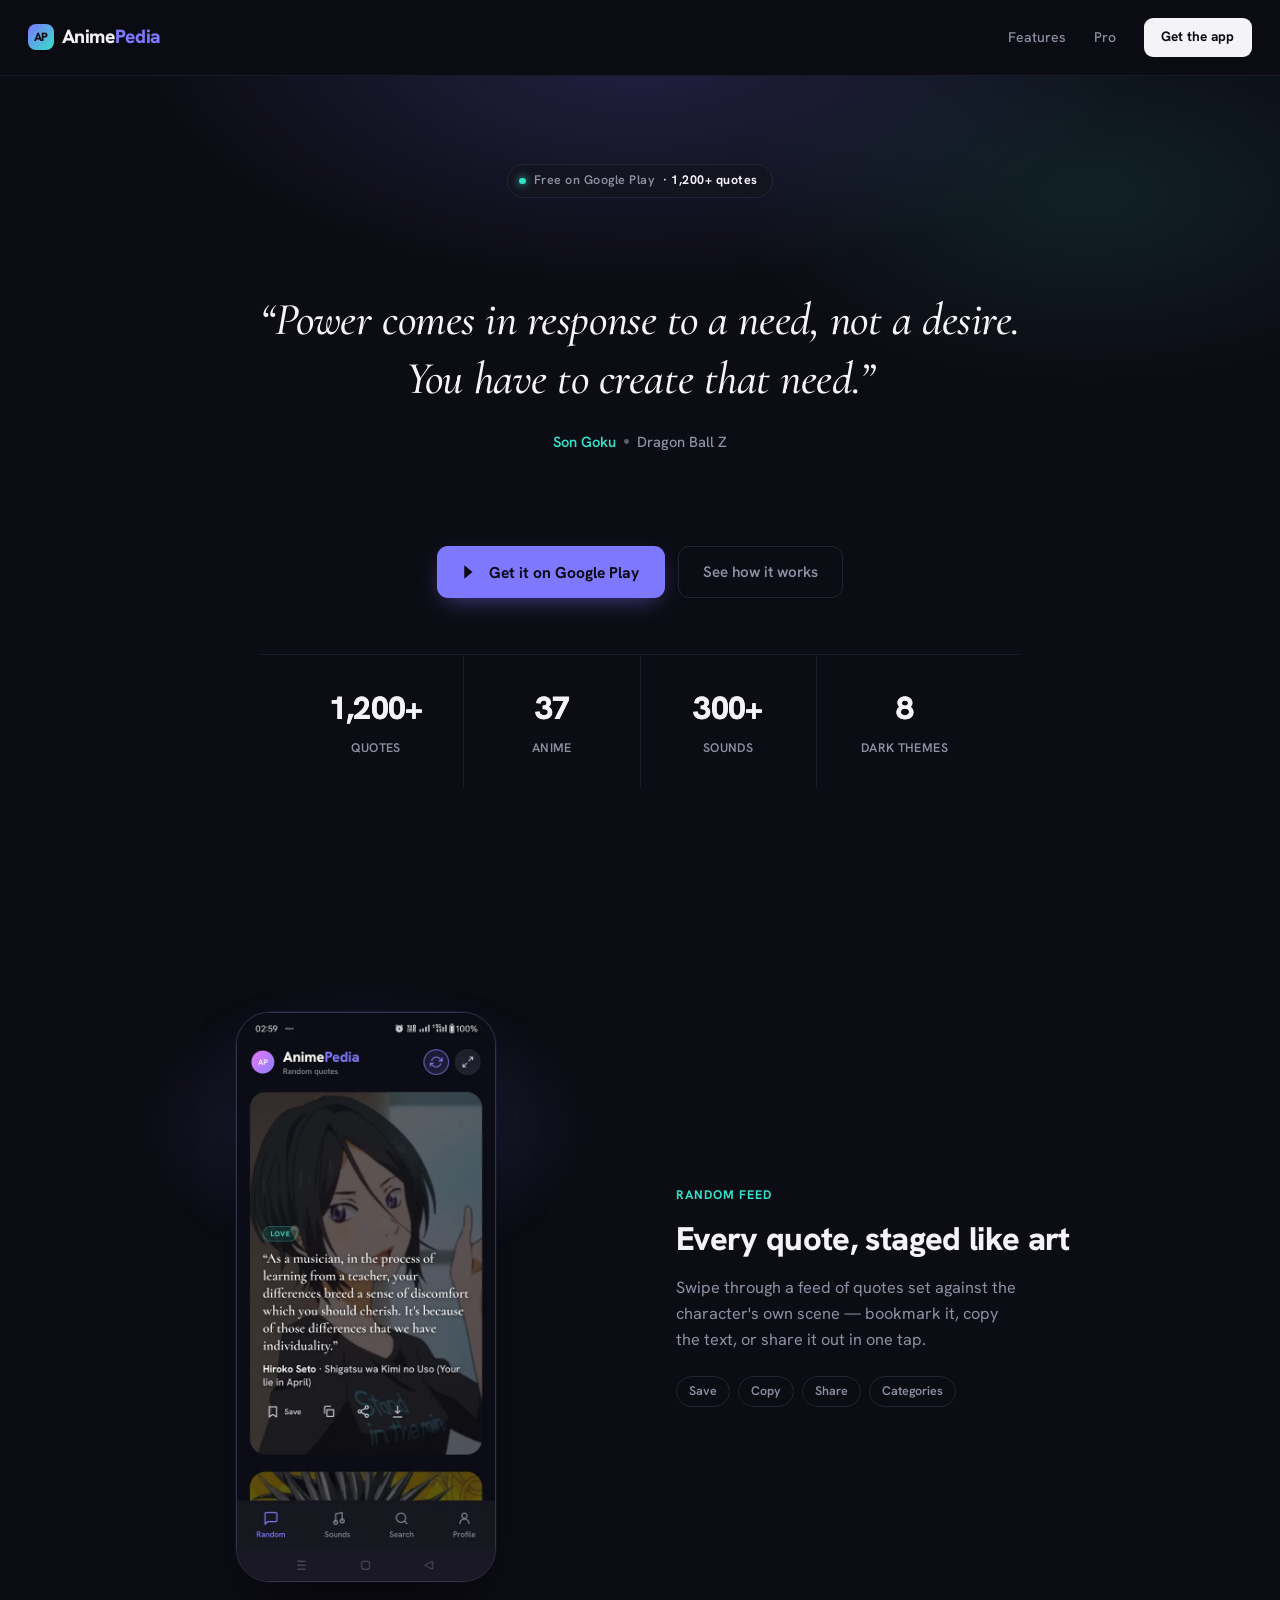
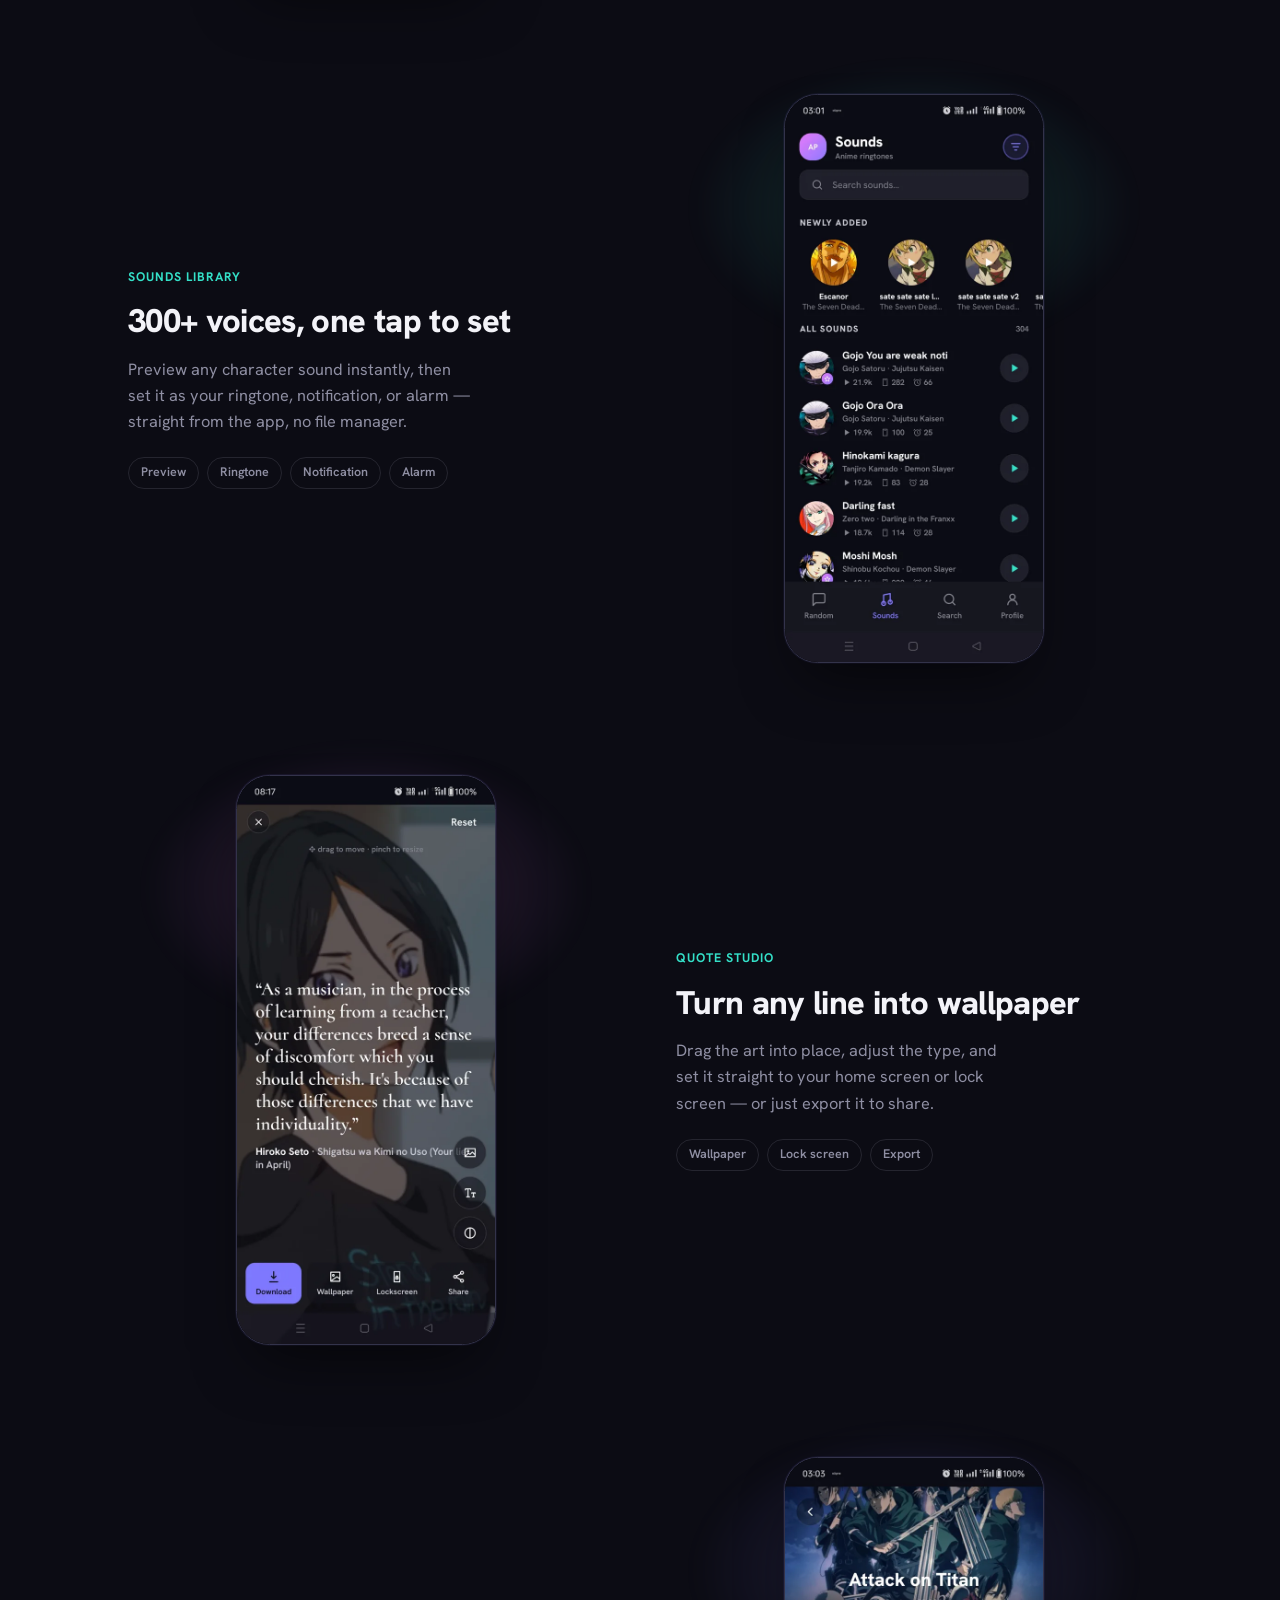
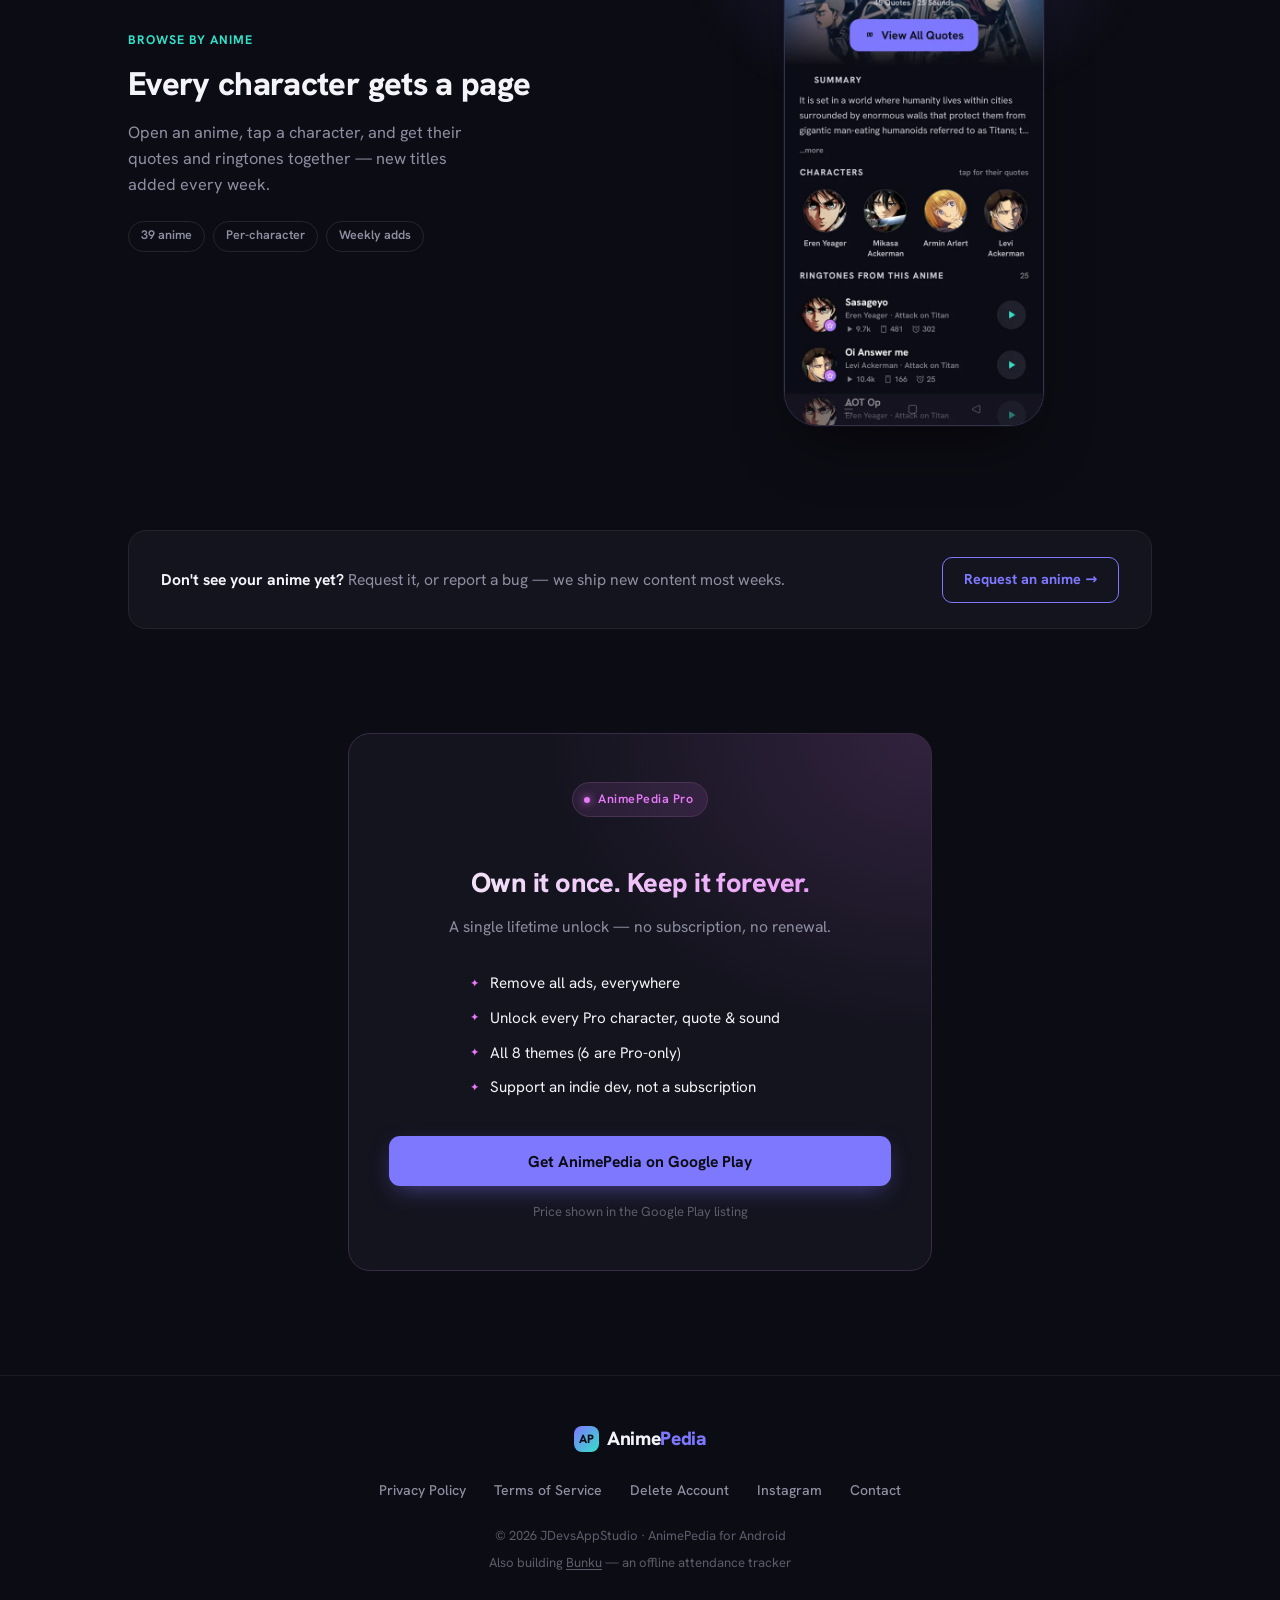
<file: index.html>
<!doctype html>
<html lang="en">
<head>
<meta charset="utf-8" />
<meta name="viewport" content="width=device-width, initial-scale=1" />
<title>AnimePedia — Anime quotes &amp; ringtones</title>
<meta name="description" content="AnimePedia is a free anime quotes and ringtones app. Browse and bookmark 1,200+ quotes across 37 animes, and preview + set 300+ character sounds as your ringtone, notification, or alarm." />
<link rel="canonical" href="https://animepedia.jdevsappstudio.com/" />
<meta property="og:title" content="AnimePedia — Anime quotes &amp; ringtones" />
<meta property="og:description" content="1,200+ quotes across 37 anime, 300+ character sounds ready to set as your ringtone, notification, or alarm." />
<meta property="og:type" content="website" />
<meta property="og:url" content="https://animepedia.jdevsappstudio.com/" />
<meta name="theme-color" content="#0c0c14" />
<link rel="icon" href="data:image/svg+xml,%3Csvg xmlns='http://www.w3.org/2000/svg' viewBox='0 0 32 32'%3E%3Cdefs%3E%3ClinearGradient id='g' x1='0' y1='0' x2='1' y2='1'%3E%3Cstop offset='0' stop-color='%237e78ff'/%3E%3Cstop offset='1' stop-color='%2334e0c8'/%3E%3C/linearGradient%3E%3C/defs%3E%3Crect width='32' height='32' rx='9' fill='url(%23g)'/%3E%3Ctext x='16' y='22' font-family='Arial,sans-serif' font-size='14' font-weight='800' fill='%230c0c14' text-anchor='middle'%3EAP%3C/text%3E%3C/svg%3E" />
<style>
/* ============ FONTS (inlined, subset latin) ============ */

@font-face {
  font-family: 'Cormorant';
  font-style: italic;
  font-weight: 500;
  font-display: swap;
  src: url([data-uri]) format('woff2');
}
@font-face {
  font-family: 'Cormorant';
  font-style: normal;
  font-weight: 600;
  font-display: swap;
  src: url([data-uri]) format('woff2');
}
@font-face {
  font-family: 'Hanken Grotesk';
  font-style: normal;
  font-weight: 400 800;
  font-display: swap;
  src: url([data-uri]) format('woff2');
}


/* ============ TOKENS ============ */
:root{
  --bg:#0c0c14;
  --bg-raised:#14141f;
  --bg-raised-2:#1a1a28;
  --border:#25252f;
  --border-soft:#1c1c26;
  --ink:#f3f3f8;
  --ink-muted:#8f8fa3;
  --ink-faint:#5c5c6b;
  --accent:#7e78ff;
  --accent-soft:#7e78ff26;
  --accent-2:#34e0c8;
  --accent-pro:#e879f9;
  --serif:'Cormorant',Georgia,serif;
  --sans:'Hanken Grotesk',-apple-system,'Segoe UI',Roboto,system-ui,sans-serif;
  color-scheme: dark;
}
*,*::before,*::after{box-sizing:border-box;margin:0;padding:0}
html{scroll-behavior:smooth}
body{
  background:var(--bg); color:var(--ink);
  font-family:var(--sans); line-height:1.6;
  -webkit-font-smoothing:antialiased;
  overflow-x:hidden;
}
img{max-width:100%;display:block}
a{color:inherit}
.wrap{max-width:1120px;margin:0 auto;padding-inline:1.75rem}
@media (prefers-reduced-motion:reduce){
  *{animation-duration:.01ms !important; animation-iteration-count:1 !important; transition-duration:.01ms !important; scroll-behavior:auto !important}
}

/* ============ NAV ============ */
nav{
  position:sticky; top:0; z-index:40;
  display:flex; align-items:center; justify-content:space-between;
  padding:1.1rem 1.75rem;
  background:rgba(12,12,20,.72); backdrop-filter:blur(14px);
  border-bottom:1px solid var(--border-soft);
}
.logo{font-size:1.2rem; font-weight:800; letter-spacing:-.02em; text-decoration:none; color:var(--ink); display:flex; align-items:center; gap:.5rem}
.logo .mark{
  width:1.6rem;height:1.6rem;border-radius:.5rem;
  background:linear-gradient(135deg,var(--accent),var(--accent-2));
  display:inline-flex;align-items:center;justify-content:center;
  font-size:.75rem;font-weight:800;color:#0c0c14;
}
.logo .accent{color:var(--accent)}
.nav-right{display:flex; align-items:center; gap:1.75rem}
.nav-link{color:var(--ink-muted); text-decoration:none; font-size:.88rem; font-weight:500}
.nav-link:hover{color:var(--ink)}
.nav-cta{
  display:inline-flex; align-items:center; gap:.4rem;
  background:var(--ink); color:#0c0c14; text-decoration:none;
  font-weight:700; font-size:.85rem; padding:.55rem 1.1rem; border-radius:9px;
}
@media (max-width:640px){ .nav-link{display:none} }

/* ============ HERO ============ */
.hero{
  position:relative; padding:5.5rem 1.75rem 4rem; text-align:center;
  isolation:isolate; overflow:hidden;
}
.hero-scrim{
  position:absolute; inset:0; z-index:-1;
  background:
    radial-gradient(55% 45% at 50% -5%, rgba(126,120,255,.20), transparent 70%),
    radial-gradient(40% 35% at 85% 15%, rgba(52,224,200,.10), transparent 70%);
}
.eyebrow{
  display:inline-flex; align-items:center; gap:.5rem;
  background:rgba(20,20,31,.8); border:1px solid var(--border);
  color:var(--ink-muted); font-size:.78rem; font-weight:600; letter-spacing:.04em;
  padding:.4rem .9rem .4rem .7rem; border-radius:999px; margin-bottom:2.75rem;
}
.eyebrow .dot{width:.4rem;height:.4rem;border-radius:50%;background:var(--accent-2); box-shadow:0 0 8px var(--accent-2)}
.eyebrow b{color:var(--ink); font-weight:700}

.quote-stage{
  max-width:820px; margin:0 auto; min-height:clamp(220px,32vw,260px);
  display:flex; align-items:center; justify-content:center;
}
.quote-slide{
  display:none; animation:qfade .7s ease both;
}
.quote-slide.active{display:block}
@keyframes qfade{ from{opacity:0; transform:translateY(6px)} to{opacity:1; transform:translateY(0)} }
.quote-slide p{
  font-family:var(--serif); font-style:italic; font-weight:500;
  font-size:clamp(1.7rem,4.1vw,2.85rem); line-height:1.28; letter-spacing:-.01em;
  color:var(--ink);
}
.quote-slide p::before{content:'\201c'}
.quote-slide p::after{content:'\201d'}
.quote-cite{
  margin-top:1.35rem; font-size:.92rem; font-weight:600; color:var(--accent-2);
  display:flex; align-items:center; justify-content:center; gap:.5rem;
}
.quote-cite .sep{width:.3rem;height:.3rem;border-radius:50%;background:var(--ink-faint)}
.quote-cite .anime{color:var(--ink-muted); font-weight:500}

.hero-cta{
  display:flex; gap:.85rem; justify-content:center; flex-wrap:wrap;
  margin-top:2.75rem;
}
.btn-primary{
  display:inline-flex; align-items:center; gap:.55rem;
  background:var(--accent); color:#0c0c14; text-decoration:none;
  font-weight:700; font-size:.98rem; padding:.8rem 1.6rem;
  border-radius:11px; transition:transform .15s, box-shadow .15s;
  box-shadow:0 8px 24px -8px rgba(126,120,255,.55);
}
.btn-primary:hover{transform:translateY(-1px); box-shadow:0 10px 28px -6px rgba(126,120,255,.7)}
.btn-ghost{
  display:inline-flex; align-items:center; gap:.5rem;
  background:transparent; border:1px solid var(--border); color:var(--ink-muted);
  text-decoration:none; font-weight:600; font-size:.95rem; padding:.8rem 1.5rem; border-radius:11px;
  transition:border-color .15s,color .15s;
}
.btn-ghost:hover{border-color:var(--accent); color:var(--ink)}

/* ============ STATS ============ */
.stats{
  display:flex; justify-content:center; gap:0; flex-wrap:wrap;
  max-width:760px; margin:3.5rem auto 0; padding:0 1.75rem;
  border-top:1px solid var(--border-soft);
}
.stat{
  flex:1; min-width:140px; text-align:center; padding:1.75rem 1rem;
  border-right:1px solid var(--border-soft);
}
.stat:last-child{border-right:none}
.stat b{
  font-size:clamp(1.5rem,3vw,2rem); font-weight:800; display:block;
  font-variant-numeric:tabular-nums; letter-spacing:-.02em;
  background:linear-gradient(90deg,var(--ink),var(--ink) 60%,var(--accent-2));
  -webkit-background-clip:text; background-clip:text;
}
.stat span{font-size:.78rem; color:var(--ink-muted); font-weight:600; letter-spacing:.03em; text-transform:uppercase}

/* ============ FEATURE ROWS ============ */
.features{ padding:6.5rem 0 2rem; }
.feature-row{
  display:grid; grid-template-columns:1fr 1fr; align-items:center; gap:4.5rem;
  max-width:1080px; margin:0 auto; padding:3.5rem 1.75rem;
}
.feature-row.reverse{ direction:rtl; }
.feature-row.reverse > *{ direction:ltr; }
.feature-media{
  display:flex; justify-content:center; position:relative;
}
.phone{
  width:min(260px,100%); border-radius:2.1rem; overflow:hidden;
  border:1px solid #33334a; box-shadow:0 30px 60px -20px rgba(0,0,0,.6), 0 0 0 1px rgba(126,120,255,.08);
  background:#000;
}
.phone img{width:100%; display:block}
.feature-glow{
  position:absolute; inset:-15% -15% auto -15%; height:70%; z-index:-1;
  background:radial-gradient(closest-side, var(--glow,var(--accent-soft)), transparent 72%);
  filter:blur(10px);
}
.feature-copy .kicker{
  font-size:.78rem; font-weight:700; letter-spacing:.08em; text-transform:uppercase;
  color:var(--accent-2); margin-bottom:.9rem;
}
.feature-copy h2{
  font-size:clamp(1.55rem,2.6vw,2.05rem); font-weight:800; letter-spacing:-.02em;
  line-height:1.18; margin-bottom:1rem; text-wrap:balance;
}
.feature-copy p{ color:var(--ink-muted); font-size:1.02rem; max-width:38ch; }
.feature-copy .tags{ display:flex; gap:.5rem; flex-wrap:wrap; margin-top:1.4rem; }
.feature-copy .tags span{
  font-size:.78rem; font-weight:600; color:var(--ink-muted);
  border:1px solid var(--border); border-radius:999px; padding:.3rem .75rem;
}
@media (max-width:840px){
  .feature-row, .feature-row.reverse{ grid-template-columns:1fr; direction:ltr; gap:2.25rem; text-align:center; padding:2.5rem 1.75rem; }
  .feature-copy p{ margin-inline:auto }
  .feature-copy .tags{ justify-content:center }
}

.reveal{ opacity:0; transform:translateY(18px); transition:opacity .6s ease, transform .6s ease; }
.reveal.in{ opacity:1; transform:translateY(0); }

/* ============ REQUEST BANNER ============ */
.request-banner{
  max-width:1080px; margin:1rem auto 6.5rem; padding:0 1.75rem;
}
.request-inner{
  display:flex; align-items:center; justify-content:space-between; gap:1.5rem; flex-wrap:wrap;
  background:var(--bg-raised); border:1px solid var(--border); border-radius:18px;
  padding:1.6rem 2rem;
}
.request-inner p{ color:var(--ink-muted); font-size:.98rem }
.request-inner strong{ color:var(--ink) }
.btn-outline{
  display:inline-flex; align-items:center; gap:.5rem; flex-shrink:0;
  background:transparent; border:1px solid var(--accent); color:var(--accent);
  text-decoration:none; font-weight:700; font-size:.9rem; padding:.65rem 1.3rem; border-radius:10px;
  transition:background .15s, color .15s;
}
.btn-outline:hover{ background:var(--accent); color:#0c0c14 }

/* ============ PRO ============ */
.pro-section{ max-width:640px; margin:0 auto 6.5rem; padding:0 1.75rem; }
.pro-card{
  position:relative; overflow:hidden;
  background:radial-gradient(120% 100% at 100% 0%, rgba(232,121,249,.14), transparent 55%), var(--bg-raised);
  border:1px solid #3a2a45; border-radius:22px; padding:3rem 2.5rem; text-align:center;
}
.pro-card .eyebrow{ background:rgba(232,121,249,.1); border-color:#4a3350; color:var(--accent-pro) }
.pro-card .eyebrow .dot{ background:var(--accent-pro); box-shadow:0 0 8px var(--accent-pro) }
.pro-card h2{
  font-size:1.7rem; font-weight:800; margin-bottom:.6rem; letter-spacing:-.02em;
  background:linear-gradient(90deg,var(--ink),var(--accent-pro) 120%);
  -webkit-background-clip:text; background-clip:text; color:transparent;
}
.pro-card > p{ color:var(--ink-muted); margin-bottom:2rem; font-size:.98rem }
.pro-features{ list-style:none; text-align:left; max-width:340px; margin:0 auto 2.25rem; display:flex; flex-direction:column; gap:.65rem }
.pro-features li{ display:flex; align-items:center; gap:.65rem; font-size:.95rem; color:var(--ink) }
.pro-features li::before{ content:'\2726'; color:var(--accent-pro); font-size:.7rem; flex-shrink:0 }
.price-note{ font-size:.82rem; color:var(--ink-faint); margin-top:.9rem }

/* ============ FOOTER ============ */
footer{ border-top:1px solid var(--border-soft); padding:3rem 1.75rem 2.25rem; }
.footer-inner{ max-width:1080px; margin:0 auto; display:flex; flex-direction:column; align-items:center; gap:1.5rem; text-align:center }
.footer-links{ display:flex; gap:1.75rem; flex-wrap:wrap; justify-content:center }
.footer-links a{ color:var(--ink-muted); text-decoration:none; font-size:.88rem; font-weight:500 }
.footer-links a:hover{ color:var(--accent-2) }
.footer-meta{ color:var(--ink-faint); font-size:.82rem; display:flex; flex-direction:column; gap:.4rem; align-items:center }
.footer-meta a{ color:var(--ink-faint); text-decoration:underline; text-underline-offset:2px }
.footer-meta a:hover{ color:var(--ink-muted) }
</style>
</head>
<body>

<nav>
  <a class="logo" href="#"><span class="mark">AP</span><span class="word">Anime<span class="accent">Pedia</span></span></a>
  <div class="nav-right">
    <a class="nav-link" href="#features">Features</a>
    <a class="nav-link" href="#pro">Pro</a>
    <a class="nav-cta" href="https://play.google.com/store/apps/details?id=com.jdevsappstudio.animepedia" target="_blank" rel="noopener">Get the app</a>
  </div>
</nav>

<section class="hero">
  <div class="hero-scrim"></div>
  <span class="eyebrow"><span class="dot"></span> Free on Google Play <b>&middot; 1,200+ quotes</b></span>

  <div class="quote-stage" id="quoteStage"></div>

  <div class="hero-cta">
    <a class="btn-primary" href="https://play.google.com/store/apps/details?id=com.jdevsappstudio.animepedia" target="_blank" rel="noopener">
      <svg width="18" height="18" viewBox="0 0 24 24" fill="none"><path d="M3 3l11 9-11 9V3z" fill="currentColor"/></svg>
      Get it on Google Play
    </a>
    <a class="btn-ghost" href="#features">See how it works</a>
  </div>

  <div class="stats">
    <div class="stat"><b>1,200+</b><span>Quotes</span></div>
    <div class="stat"><b>37</b><span>Anime</span></div>
    <div class="stat"><b>300+</b><span>Sounds</span></div>
    <div class="stat"><b>8</b><span>Dark themes</span></div>
  </div>
</section>

<main class="features" id="features">

  <div class="feature-row reveal">
    <div class="feature-media">
      <div class="feature-glow" style="--glow:#7e78ff33"></div>
      <div class="phone"><img src="[data-uri]" alt="AnimePedia random quote feed showing a quote over character art" loading="lazy" /></div>
    </div>
    <div class="feature-copy">
      <div class="kicker">Random feed</div>
      <h2>Every quote, staged like art</h2>
      <p>Swipe through a feed of quotes set against the character's own scene — bookmark it, copy the text, or share it out in one tap.</p>
      <div class="tags"><span>Save</span><span>Copy</span><span>Share</span><span>Categories</span></div>
    </div>
  </div>

  <div class="feature-row reverse reveal">
    <div class="feature-media">
      <div class="feature-glow" style="--glow:#34e0c833"></div>
      <div class="phone"><img src="[data-uri]" alt="AnimePedia sounds library with playable ringtones" loading="lazy" /></div>
    </div>
    <div class="feature-copy">
      <div class="kicker">Sounds library</div>
      <h2>300+ voices, one tap to set</h2>
      <p>Preview any character sound instantly, then set it as your ringtone, notification, or alarm — straight from the app, no file manager.</p>
      <div class="tags"><span>Preview</span><span>Ringtone</span><span>Notification</span><span>Alarm</span></div>
    </div>
  </div>

  <div class="feature-row reveal">
    <div class="feature-media">
      <div class="feature-glow" style="--glow:#e879f933"></div>
      <div class="phone"><img src="[data-uri]" alt="AnimePedia Quote Studio for turning a quote into wallpaper" loading="lazy" /></div>
    </div>
    <div class="feature-copy">
      <div class="kicker">Quote Studio</div>
      <h2>Turn any line into wallpaper</h2>
      <p>Drag the art into place, adjust the type, and set it straight to your home screen or lock screen — or just export it to share.</p>
      <div class="tags"><span>Wallpaper</span><span>Lock screen</span><span>Export</span></div>
    </div>
  </div>

  <div class="feature-row reverse reveal">
    <div class="feature-media">
      <div class="feature-glow" style="--glow:#7e78ff33"></div>
      <div class="phone"><img src="[data-uri]" alt="AnimePedia anime detail page for Attack on Titan showing characters and sounds" loading="lazy" /></div>
    </div>
    <div class="feature-copy">
      <div class="kicker">Browse by anime</div>
      <h2>Every character gets a page</h2>
      <p>Open an anime, tap a character, and get their quotes and ringtones together — new titles added every week.</p>
      <div class="tags"><span>39 anime</span><span>Per-character</span><span>Weekly adds</span></div>
    </div>
  </div>

</main>

<div class="request-banner reveal">
  <div class="request-inner">
    <p><strong>Don't see your anime yet?</strong> Request it, or report a bug — we ship new content most weeks.</p>
    <a class="btn-outline" href="https://play.google.com/store/apps/details?id=com.jdevsappstudio.animepedia" target="_blank" rel="noopener">Request an anime →</a>
  </div>
</div>

<section class="pro-section reveal" id="pro">
  <div class="pro-card">
    <span class="eyebrow"><span class="dot"></span> AnimePedia Pro</span>
    <h2>Own it once. Keep it forever.</h2>
    <p>A single lifetime unlock — no subscription, no renewal.</p>
    <ul class="pro-features">
      <li>Remove all ads, everywhere</li>
      <li>Unlock every Pro character, quote &amp; sound</li>
      <li>All 8 themes (6 are Pro-only)</li>
      <li>Support an indie dev, not a subscription</li>
    </ul>
    <a class="btn-primary" href="https://play.google.com/store/apps/details?id=com.jdevsappstudio.animepedia" target="_blank" rel="noopener" style="width:100%;justify-content:center;">
      Get AnimePedia on Google Play
    </a>
    <div class="price-note">Price shown in the Google Play listing</div>
  </div>
</section>

<footer>
  <div class="footer-inner">
    <a class="logo" href="#"><span class="mark">AP</span><span class="word">Anime<span class="accent">Pedia</span></span></a>
    <div class="footer-links">
      <a href="privacy-policy.html">Privacy Policy</a>
      <a href="terms-of-service.html">Terms of Service</a>
      <a href="delete-account.html">Delete Account</a>
      <a href="https://www.instagram.com/animepedia.xyz/" target="_blank" rel="noopener">Instagram</a>
      <a href="mailto:jdevsappstudio@gmail.com">Contact</a>
    </div>
    <div class="footer-meta">
      <span>&copy; 2026 JDevsAppStudio &middot; AnimePedia for Android</span>
      <span>Also building <a href="https://bunku.jdevsappstudio.com" target="_blank" rel="noopener">Bunku</a> — an offline attendance tracker</span>
    </div>
  </div>
</footer>

<script>
(function(){
  var quotes = [
    { t:"Power comes in response to a need, not a desire. You have to create that need.", c:"Son Goku", a:"Dragon Ball Z" },
    { t:"It'll be fine. I'm the strongest there is, after all.", c:"Gojo Satoru", a:"Jujutsu Kaisen" },
    { t:"No matter how hard or impossible it is, never lose sight of your goal.", c:"Monkey D. Luffy", a:"One Piece" },
    { t:"Work at it. All I can do is work hard! That's the story of my life!", c:"Tanjiro Kamado", a:"Demon Slayer" },
    { t:"I am strong because I have people to protect.", c:"Naruto Uzumaki", a:"Naruto" },
    { t:"The deeper the darkness, the more dazzling the light shines.", c:"Izuku Midoriya", a:"My Hero Academia" }
  ];
  var stage = document.getElementById('quoteStage');
  quotes.forEach(function(q, i){
    var el = document.createElement('div');
    el.className = 'quote-slide' + (i === 0 ? ' active' : '');
    el.innerHTML = '<p>' + q.t + '</p><div class="quote-cite">' + q.c + '<span class="sep"></span><span class="anime">' + q.a + '</span></div>';
    stage.appendChild(el);
  });
  var slides = stage.querySelectorAll('.quote-slide');
  var reduced = window.matchMedia('(prefers-reduced-motion: reduce)').matches;
  if(!reduced && slides.length > 1){
    var idx = 0;
    setInterval(function(){
      slides[idx].classList.remove('active');
      idx = (idx + 1) % slides.length;
      slides[idx].classList.add('active');
    }, 5200);
  }

  if('IntersectionObserver' in window){
    var io = new IntersectionObserver(function(entries){
      entries.forEach(function(e){ if(e.isIntersecting){ e.target.classList.add('in'); io.unobserve(e.target); } });
    }, { threshold:.15 });
    document.querySelectorAll('.reveal').forEach(function(el){ io.observe(el); });
  } else {
    document.querySelectorAll('.reveal').forEach(function(el){ el.classList.add('in'); });
  }
})();
</script>
</body>
</html>
</file>
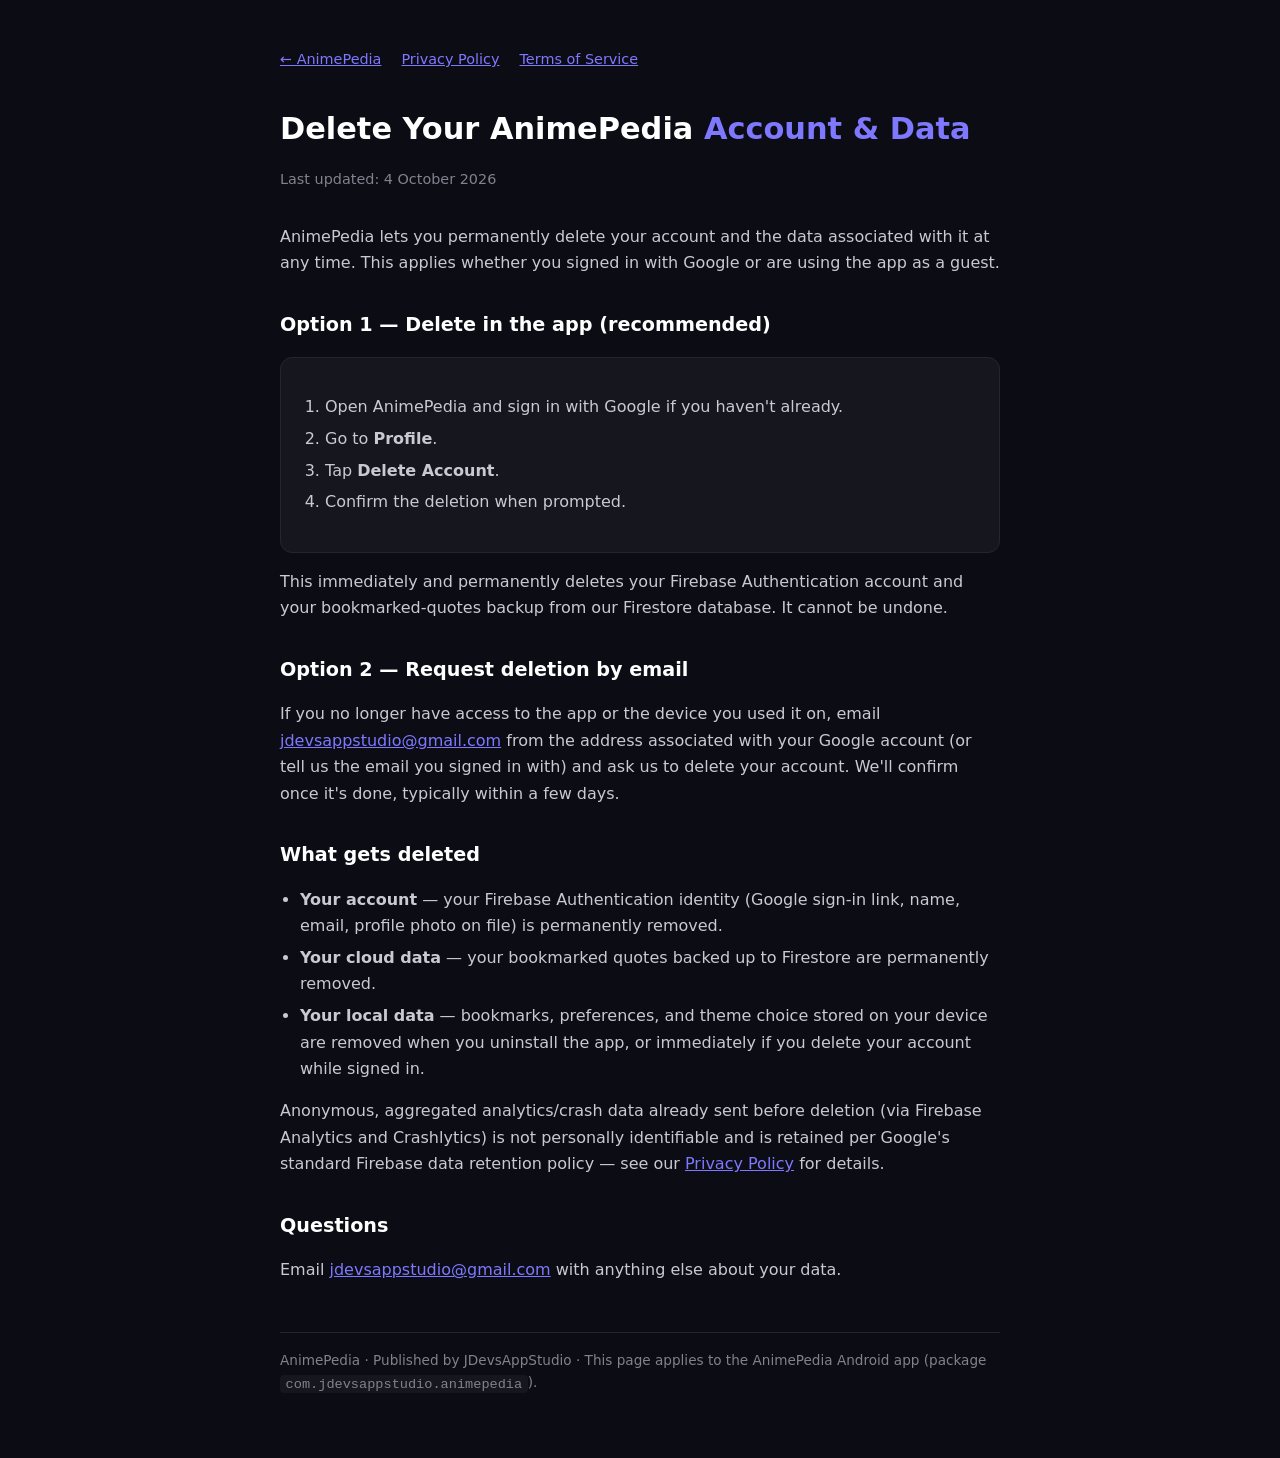
<file: delete-account.html>
<!DOCTYPE html>
<html lang="en">
<head>
  <meta charset="utf-8" />
  <meta name="viewport" content="width=device-width, initial-scale=1" />
  <title>AnimePedia — Delete Account &amp; Data</title>
  <meta name="description" content="How to delete your AnimePedia account and data." />
  <style>
    :root { color-scheme: dark; }
    body {
      margin: 0; padding: 2rem 1rem 4rem; background: #0C0C14; color: #C9C9D4;
      font-family: -apple-system, "Segoe UI", Roboto, "Hanken Grotesk", system-ui, sans-serif;
      line-height: 1.65;
    }
    main { max-width: 720px; margin: 0 auto; }
    h1 { font-size: 1.9rem; margin: 0 0 .25rem; color: #FFFFFF; }
    h2 { font-size: 1.2rem; margin: 2rem 0 .5rem; color: #FFFFFF; }
    .meta { color: #82828F; font-size: .9rem; margin-bottom: 2rem; }
    a { color: #7E78FF; }
    a:hover { color: #34E0C8; }
    ul, ol { padding-left: 1.25rem; }
    li { margin: .35rem 0; }
    .accent { color: #7E78FF; }
    .nav { margin-bottom: 2rem; display: flex; gap: 1.25rem; flex-wrap: wrap; }
    .nav a { font-size: .9rem; }
    footer { margin-top: 3rem; color: #82828F; font-size: .85rem; border-top: 1px solid #25252F; padding-top: 1rem; }
    code { background: #16161F; padding: .1rem .35rem; border-radius: 4px; }
    .card {
      background: #16161F; border: 1px solid #25252F; border-radius: 12px;
      padding: 1.25rem 1.5rem; margin: 1rem 0;
    }
  </style>
</head>
<body>
<main>
  <p class="nav"><a href="index.html">← AnimePedia</a> <a href="privacy-policy.html">Privacy Policy</a> <a href="terms-of-service.html">Terms of Service</a></p>

  <h1>Delete Your AnimePedia <span class="accent">Account &amp; Data</span></h1>
  <p class="meta">Last updated: 4 October 2026</p>

  <p>
    AnimePedia lets you permanently delete your account and the data associated with it at any time.
    This applies whether you signed in with Google or are using the app as a guest.
  </p>

  <h2>Option 1 — Delete in the app (recommended)</h2>
  <div class="card">
    <ol>
      <li>Open AnimePedia and sign in with Google if you haven't already.</li>
      <li>Go to <strong>Profile</strong>.</li>
      <li>Tap <strong>Delete Account</strong>.</li>
      <li>Confirm the deletion when prompted.</li>
    </ol>
  </div>
  <p>
    This immediately and permanently deletes your Firebase Authentication account and your
    bookmarked-quotes backup from our Firestore database. It cannot be undone.
  </p>

  <h2>Option 2 — Request deletion by email</h2>
  <p>
    If you no longer have access to the app or the device you used it on, email
    <a href="mailto:jdevsappstudio@gmail.com">jdevsappstudio@gmail.com</a> from the address associated
    with your Google account (or tell us the email you signed in with) and ask us to delete your
    account. We'll confirm once it's done, typically within a few days.
  </p>

  <h2>What gets deleted</h2>
  <ul>
    <li><strong>Your account</strong> — your Firebase Authentication identity (Google sign-in link,
      name, email, profile photo on file) is permanently removed.</li>
    <li><strong>Your cloud data</strong> — your bookmarked quotes backed up to Firestore are
      permanently removed.</li>
    <li><strong>Your local data</strong> — bookmarks, preferences, and theme choice stored on your
      device are removed when you uninstall the app, or immediately if you delete your account while
      signed in.</li>
  </ul>
  <p>
    Anonymous, aggregated analytics/crash data already sent before deletion (via Firebase Analytics
    and Crashlytics) is not personally identifiable and is retained per Google's standard Firebase
    data retention policy — see our <a href="privacy-policy.html">Privacy Policy</a> for details.
  </p>

  <h2>Questions</h2>
  <p>
    Email <a href="mailto:jdevsappstudio@gmail.com">jdevsappstudio@gmail.com</a> with anything else
    about your data.
  </p>

  <footer>
    AnimePedia · Published by JDevsAppStudio · This page applies to the AnimePedia Android app
    (package <code>com.jdevsappstudio.animepedia</code>).
  </footer>
</main>
</body>
</html>
</file>
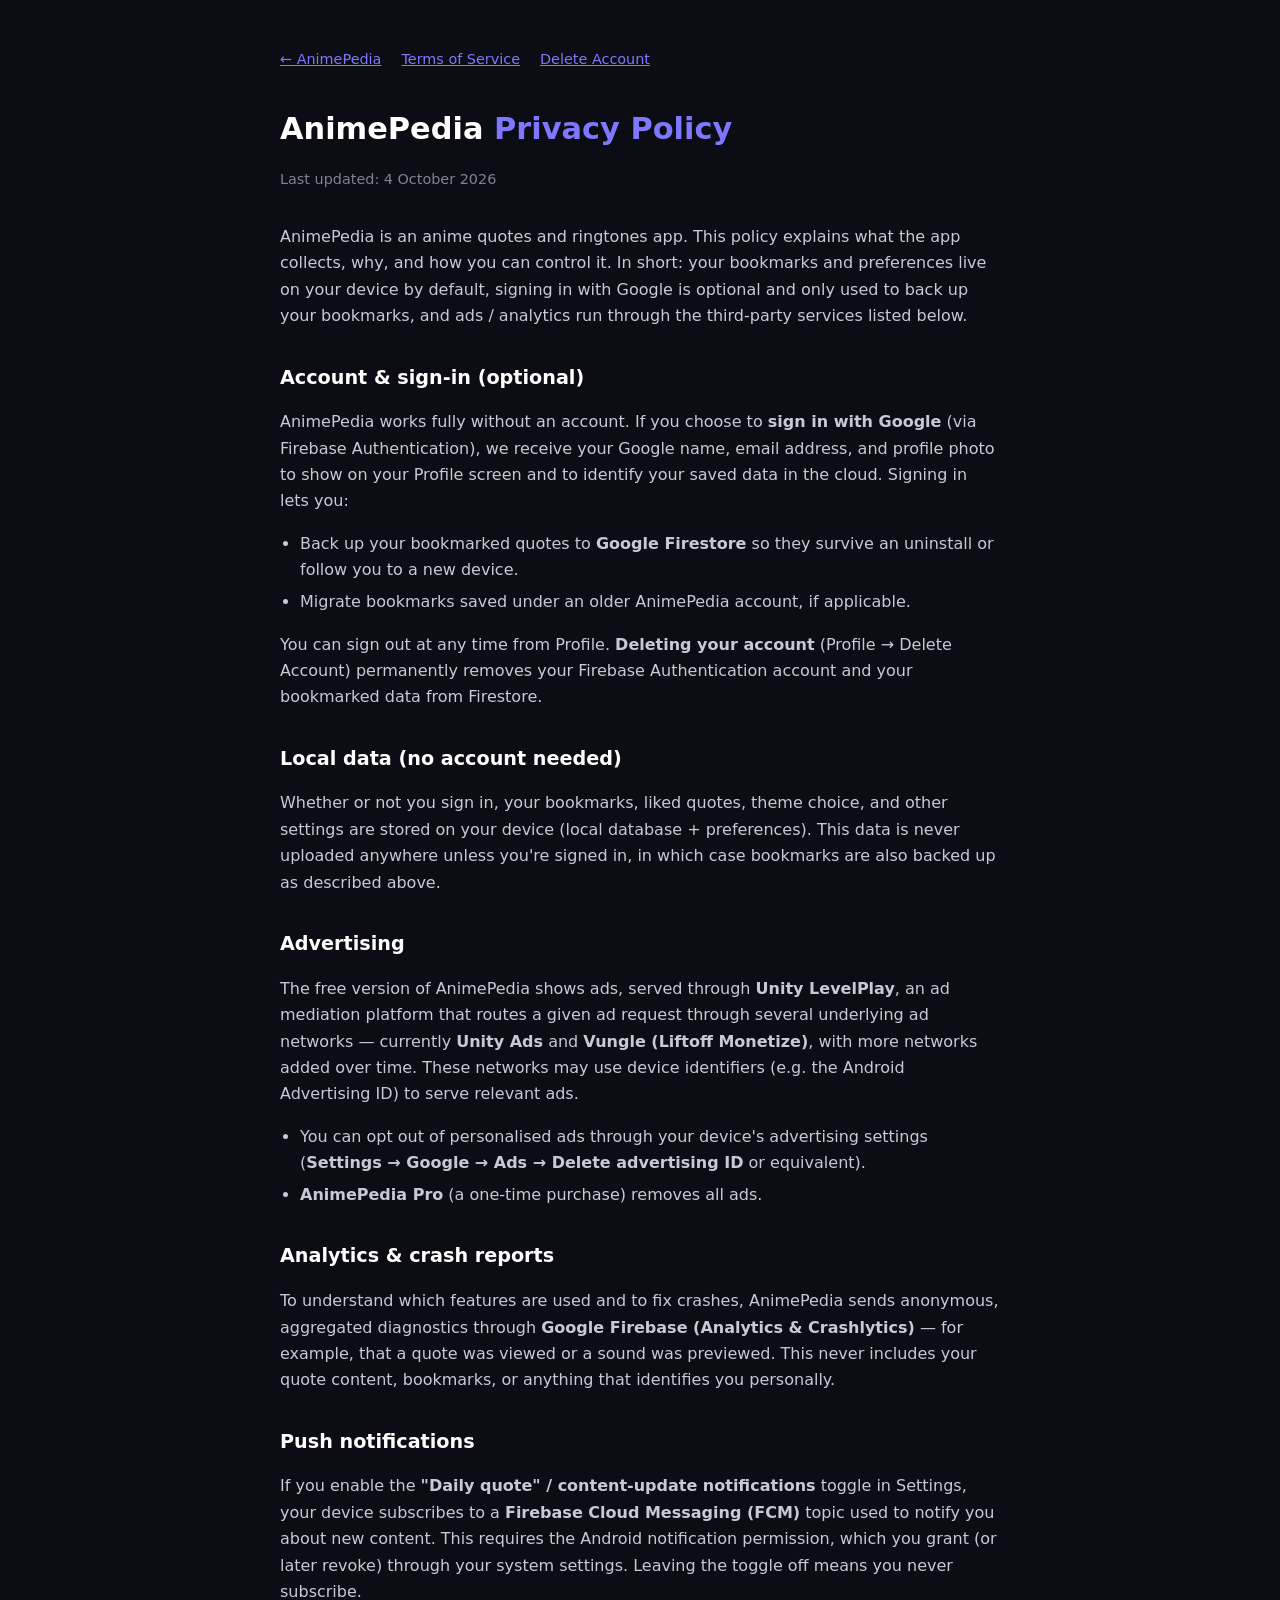
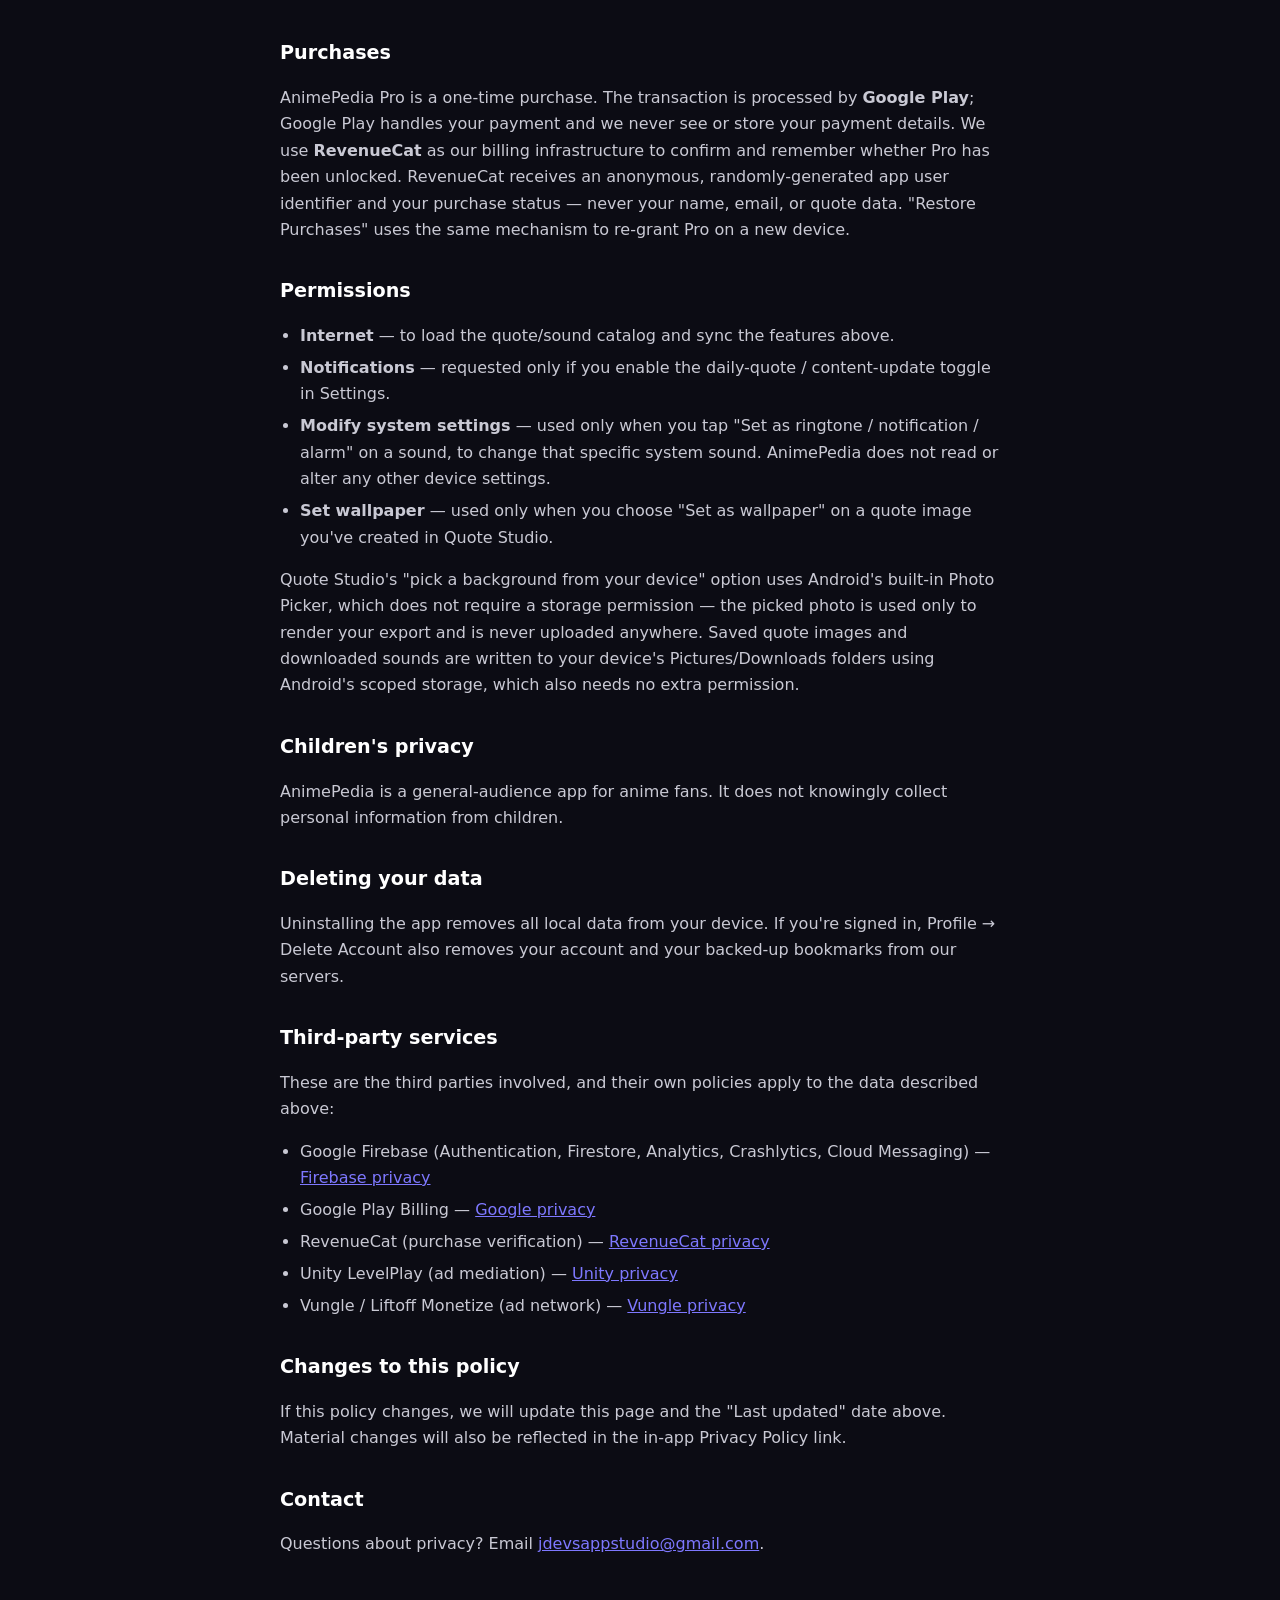
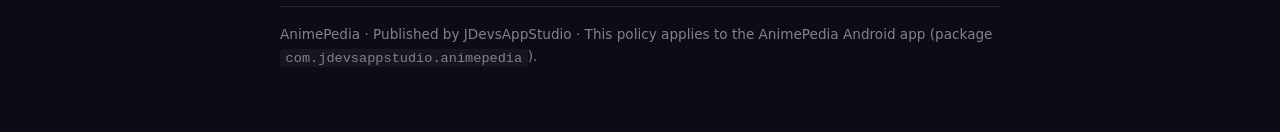
<file: privacy-policy.html>
<!DOCTYPE html>
<html lang="en">
<head>
  <meta charset="utf-8" />
  <meta name="viewport" content="width=device-width, initial-scale=1" />
  <title>AnimePedia — Privacy Policy</title>
  <meta name="description" content="Privacy policy for AnimePedia, an anime quotes and ringtones app for Android." />
  <style>
    :root { color-scheme: dark; }
    body {
      margin: 0; padding: 2rem 1rem 4rem; background: #0C0C14; color: #C9C9D4;
      font-family: -apple-system, "Segoe UI", Roboto, "Hanken Grotesk", system-ui, sans-serif;
      line-height: 1.65;
    }
    main { max-width: 720px; margin: 0 auto; }
    h1 { font-size: 1.9rem; margin: 0 0 .25rem; color: #FFFFFF; }
    h2 { font-size: 1.2rem; margin: 2rem 0 .5rem; color: #FFFFFF; }
    .meta { color: #82828F; font-size: .9rem; margin-bottom: 2rem; }
    a { color: #7E78FF; }
    a:hover { color: #34E0C8; }
    ul { padding-left: 1.25rem; }
    li { margin: .35rem 0; }
    .accent { color: #7E78FF; }
    .nav { margin-bottom: 2rem; display: flex; gap: 1.25rem; flex-wrap: wrap; }
    .nav a { font-size: .9rem; }
    footer { margin-top: 3rem; color: #82828F; font-size: .85rem; border-top: 1px solid #25252F; padding-top: 1rem; }
    code { background: #16161F; padding: .1rem .35rem; border-radius: 4px; }
  </style>
</head>
<body>
<main>
  <p class="nav"><a href="index.html">← AnimePedia</a> <a href="terms-of-service.html">Terms of Service</a> <a href="delete-account.html">Delete Account</a></p>

  <h1>AnimePedia <span class="accent">Privacy Policy</span></h1>
  <p class="meta">Last updated: 4 October 2026</p>

  <p>
    AnimePedia is an anime quotes and ringtones app. This policy explains what the app collects,
    why, and how you can control it. In short: your bookmarks and preferences live on your device by
    default, signing in with Google is optional and only used to back up your bookmarks, and ads /
    analytics run through the third-party services listed below.
  </p>

  <h2>Account &amp; sign-in (optional)</h2>
  <p>
    AnimePedia works fully without an account. If you choose to <strong>sign in with Google</strong>
    (via Firebase Authentication), we receive your Google name, email address, and profile photo to
    show on your Profile screen and to identify your saved data in the cloud. Signing in lets you:
  </p>
  <ul>
    <li>Back up your bookmarked quotes to <strong>Google Firestore</strong> so they survive an
      uninstall or follow you to a new device.</li>
    <li>Migrate bookmarks saved under an older AnimePedia account, if applicable.</li>
  </ul>
  <p>
    You can sign out at any time from Profile. <strong>Deleting your account</strong> (Profile →
    Delete Account) permanently removes your Firebase Authentication account and your bookmarked
    data from Firestore.
  </p>

  <h2>Local data (no account needed)</h2>
  <p>
    Whether or not you sign in, your bookmarks, liked quotes, theme choice, and other settings are
    stored on your device (local database + preferences). This data is never uploaded anywhere
    unless you're signed in, in which case bookmarks are also backed up as described above.
  </p>

  <h2>Advertising</h2>
  <p>
    The free version of AnimePedia shows ads, served through <strong>Unity LevelPlay</strong>, an ad
    mediation platform that routes a given ad request through several underlying ad networks —
    currently <strong>Unity Ads</strong> and <strong>Vungle (Liftoff Monetize)</strong>, with more
    networks added over time. These networks may use device identifiers (e.g. the Android
    Advertising ID) to serve relevant ads.
  </p>
  <ul>
    <li>You can opt out of personalised ads through your device's advertising settings
      (<strong>Settings → Google → Ads → Delete advertising ID</strong> or equivalent).</li>
    <li><strong>AnimePedia Pro</strong> (a one-time purchase) removes all ads.</li>
  </ul>

  <h2>Analytics &amp; crash reports</h2>
  <p>
    To understand which features are used and to fix crashes, AnimePedia sends anonymous,
    aggregated diagnostics through <strong>Google Firebase (Analytics &amp; Crashlytics)</strong> —
    for example, that a quote was viewed or a sound was previewed. This never includes your quote
    content, bookmarks, or anything that identifies you personally.
  </p>

  <h2>Push notifications</h2>
  <p>
    If you enable the <strong>"Daily quote" / content-update notifications</strong> toggle in
    Settings, your device subscribes to a <strong>Firebase Cloud Messaging (FCM)</strong> topic used
    to notify you about new content. This requires the Android notification permission, which you
    grant (or later revoke) through your system settings. Leaving the toggle off means you never
    subscribe.
  </p>

  <h2>Purchases</h2>
  <p>
    AnimePedia Pro is a one-time purchase. The transaction is processed by
    <strong>Google Play</strong>; Google Play handles your payment and we never see or store your
    payment details. We use <strong>RevenueCat</strong> as our billing infrastructure to confirm and
    remember whether Pro has been unlocked. RevenueCat receives an anonymous, randomly-generated app
    user identifier and your purchase status — never your name, email, or quote data.
    "Restore Purchases" uses the same mechanism to re-grant Pro on a new device.
  </p>

  <h2>Permissions</h2>
  <ul>
    <li><strong>Internet</strong> — to load the quote/sound catalog and sync the features above.</li>
    <li><strong>Notifications</strong> — requested only if you enable the daily-quote /
      content-update toggle in Settings.</li>
    <li><strong>Modify system settings</strong> — used only when you tap "Set as ringtone /
      notification / alarm" on a sound, to change that specific system sound. AnimePedia does not
      read or alter any other device settings.</li>
    <li><strong>Set wallpaper</strong> — used only when you choose "Set as wallpaper" on a quote
      image you've created in Quote Studio.</li>
  </ul>
  <p>
    Quote Studio's "pick a background from your device" option uses Android's built-in Photo Picker,
    which does not require a storage permission — the picked photo is used only to render your
    export and is never uploaded anywhere. Saved quote images and downloaded sounds are written to
    your device's Pictures/Downloads folders using Android's scoped storage, which also needs no
    extra permission.
  </p>

  <h2>Children's privacy</h2>
  <p>
    AnimePedia is a general-audience app for anime fans. It does not knowingly collect personal
    information from children.
  </p>

  <h2>Deleting your data</h2>
  <p>
    Uninstalling the app removes all local data from your device. If you're signed in, Profile →
    Delete Account also removes your account and your backed-up bookmarks from our servers.
  </p>

  <h2>Third-party services</h2>
  <p>These are the third parties involved, and their own policies apply to the data described above:</p>
  <ul>
    <li>Google Firebase (Authentication, Firestore, Analytics, Crashlytics, Cloud Messaging) —
      <a href="https://firebase.google.com/support/privacy">Firebase privacy</a></li>
    <li>Google Play Billing — <a href="https://policies.google.com/privacy">Google privacy</a></li>
    <li>RevenueCat (purchase verification) —
      <a href="https://www.revenuecat.com/privacy">RevenueCat privacy</a></li>
    <li>Unity LevelPlay (ad mediation) —
      <a href="https://unity.com/legal/game-player-and-app-user-privacy-policy">Unity privacy</a></li>
    <li>Vungle / Liftoff Monetize (ad network) —
      <a href="https://vungle.com/privacy">Vungle privacy</a></li>
  </ul>

  <h2>Changes to this policy</h2>
  <p>
    If this policy changes, we will update this page and the "Last updated" date above. Material
    changes will also be reflected in the in-app Privacy Policy link.
  </p>

  <h2>Contact</h2>
  <p>
    Questions about privacy? Email <a href="mailto:jdevsappstudio@gmail.com">jdevsappstudio@gmail.com</a>.
  </p>

  <footer>
    AnimePedia · Published by JDevsAppStudio · This policy applies to the AnimePedia Android app
    (package <code>com.jdevsappstudio.animepedia</code>).
  </footer>
</main>
</body>
</html>
</file>
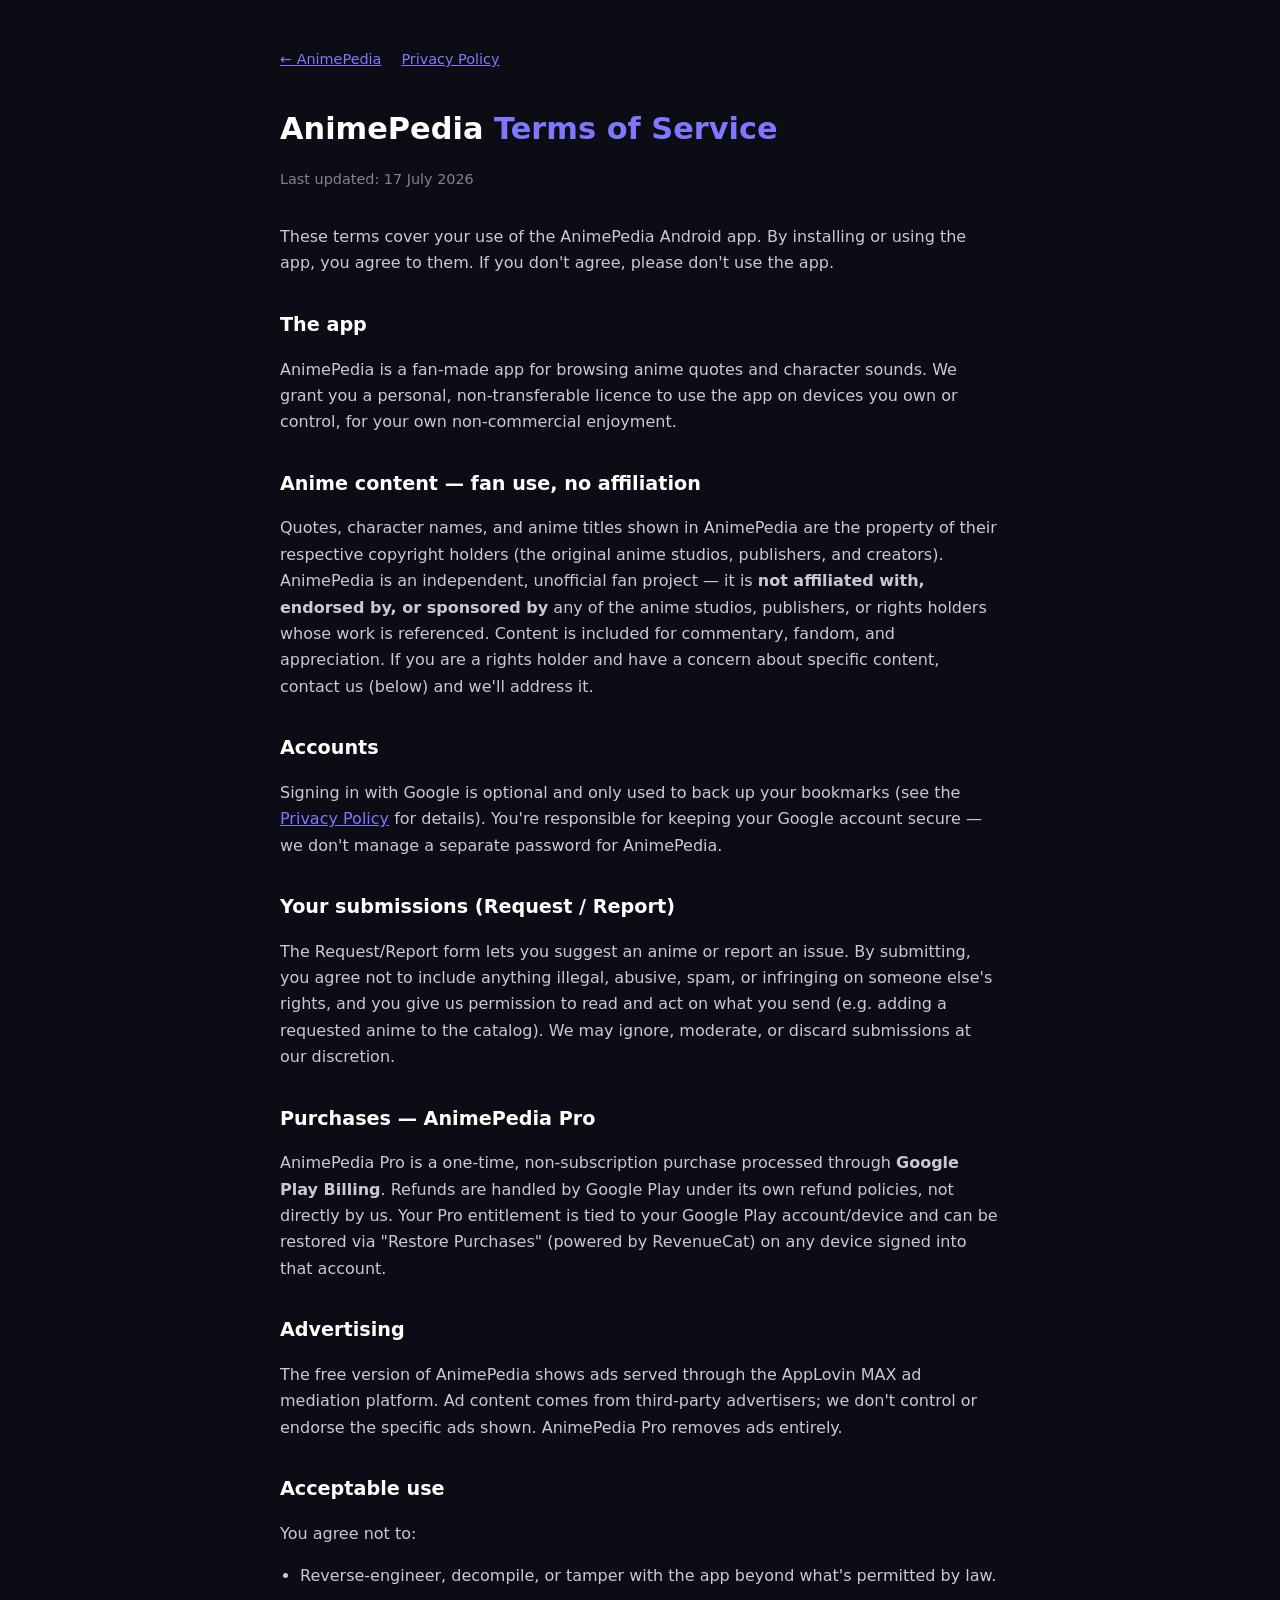
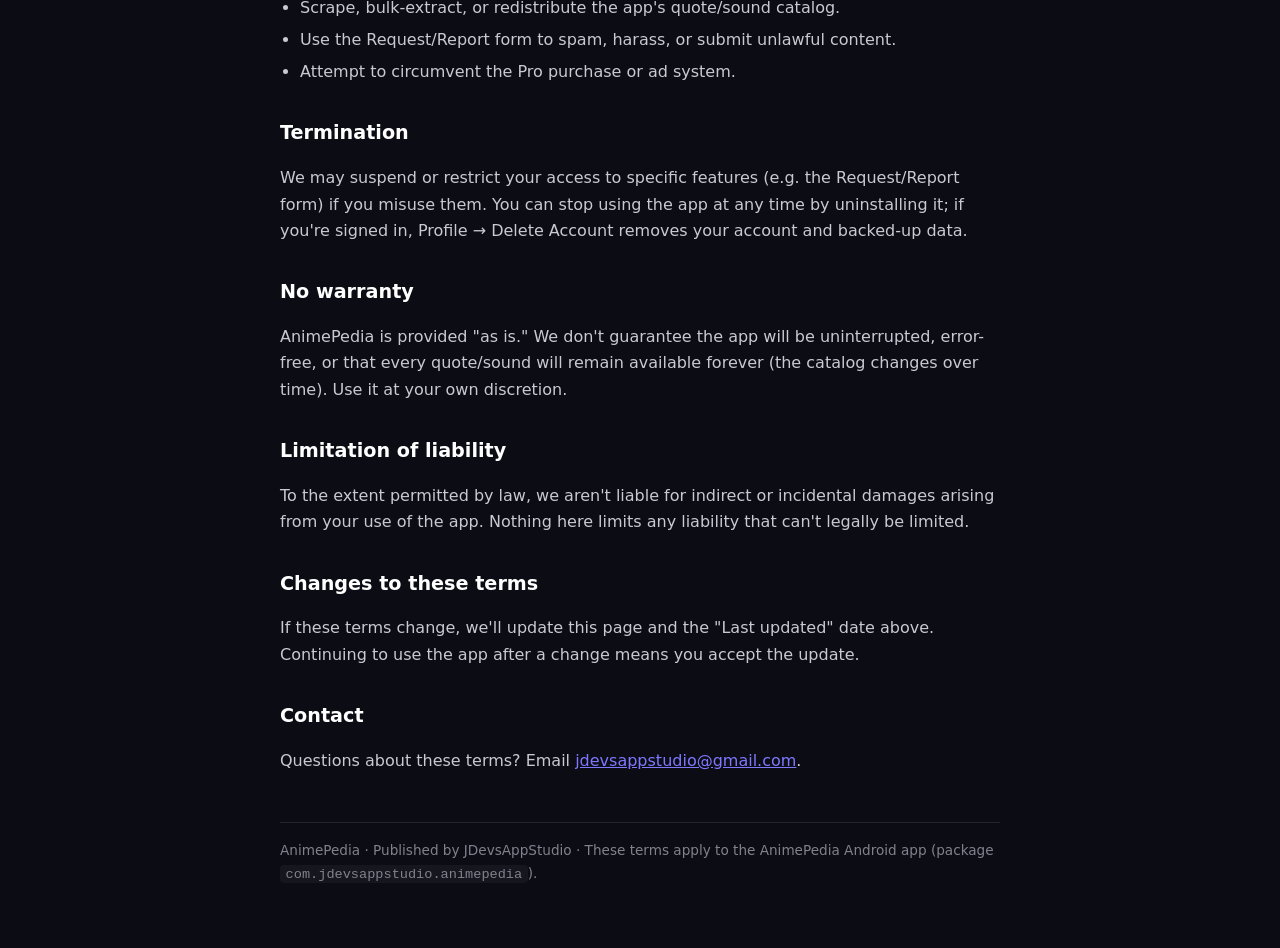
<file: terms-of-service.html>
<!DOCTYPE html>
<html lang="en">
<head>
  <meta charset="utf-8" />
  <meta name="viewport" content="width=device-width, initial-scale=1" />
  <title>AnimePedia — Terms of Service</title>
  <meta name="description" content="Terms of Service for AnimePedia, an anime quotes and ringtones app for Android." />
  <style>
    :root { color-scheme: dark; }
    body {
      margin: 0; padding: 2rem 1rem 4rem; background: #0C0C14; color: #C9C9D4;
      font-family: -apple-system, "Segoe UI", Roboto, "Hanken Grotesk", system-ui, sans-serif;
      line-height: 1.65;
    }
    main { max-width: 720px; margin: 0 auto; }
    h1 { font-size: 1.9rem; margin: 0 0 .25rem; color: #FFFFFF; }
    h2 { font-size: 1.2rem; margin: 2rem 0 .5rem; color: #FFFFFF; }
    .meta { color: #82828F; font-size: .9rem; margin-bottom: 2rem; }
    a { color: #7E78FF; }
    a:hover { color: #34E0C8; }
    ul { padding-left: 1.25rem; }
    li { margin: .35rem 0; }
    .accent { color: #7E78FF; }
    .nav { margin-bottom: 2rem; display: flex; gap: 1.25rem; flex-wrap: wrap; }
    .nav a { font-size: .9rem; }
    footer { margin-top: 3rem; color: #82828F; font-size: .85rem; border-top: 1px solid #25252F; padding-top: 1rem; }
    code { background: #16161F; padding: .1rem .35rem; border-radius: 4px; }
  </style>
</head>
<body>
<main>
  <p class="nav"><a href="index.html">← AnimePedia</a> <a href="privacy-policy.html">Privacy Policy</a></p>

  <h1>AnimePedia <span class="accent">Terms of Service</span></h1>
  <p class="meta">Last updated: 17 July 2026</p>

  <p>
    These terms cover your use of the AnimePedia Android app. By installing or using the app, you
    agree to them. If you don't agree, please don't use the app.
  </p>

  <h2>The app</h2>
  <p>
    AnimePedia is a fan-made app for browsing anime quotes and character sounds. We grant you a
    personal, non-transferable licence to use the app on devices you own or control, for your own
    non-commercial enjoyment.
  </p>

  <h2>Anime content — fan use, no affiliation</h2>
  <p>
    Quotes, character names, and anime titles shown in AnimePedia are the property of their
    respective copyright holders (the original anime studios, publishers, and creators).
    AnimePedia is an independent, unofficial fan project — it is <strong>not affiliated with,
    endorsed by, or sponsored by</strong> any of the anime studios, publishers, or rights holders
    whose work is referenced. Content is included for commentary, fandom, and appreciation. If you
    are a rights holder and have a concern about specific content, contact us (below) and we'll
    address it.
  </p>

  <h2>Accounts</h2>
  <p>
    Signing in with Google is optional and only used to back up your bookmarks (see the
    <a href="privacy-policy.html">Privacy Policy</a> for details). You're responsible for keeping
    your Google account secure — we don't manage a separate password for AnimePedia.
  </p>

  <h2>Your submissions (Request / Report)</h2>
  <p>
    The Request/Report form lets you suggest an anime or report an issue. By submitting, you agree
    not to include anything illegal, abusive, spam, or infringing on someone else's rights, and you
    give us permission to read and act on what you send (e.g. adding a requested anime to the
    catalog). We may ignore, moderate, or discard submissions at our discretion.
  </p>

  <h2>Purchases — AnimePedia Pro</h2>
  <p>
    AnimePedia Pro is a one-time, non-subscription purchase processed through
    <strong>Google Play Billing</strong>. Refunds are handled by Google Play under its own refund
    policies, not directly by us. Your Pro entitlement is tied to your Google Play account/device
    and can be restored via "Restore Purchases" (powered by RevenueCat) on any device signed into
    that account.
  </p>

  <h2>Advertising</h2>
  <p>
    The free version of AnimePedia shows ads served through the AppLovin MAX ad mediation platform.
    Ad content comes from third-party advertisers; we don't control or endorse the specific ads
    shown. AnimePedia Pro removes ads entirely.
  </p>

  <h2>Acceptable use</h2>
  <p>You agree not to:</p>
  <ul>
    <li>Reverse-engineer, decompile, or tamper with the app beyond what's permitted by law.</li>
    <li>Scrape, bulk-extract, or redistribute the app's quote/sound catalog.</li>
    <li>Use the Request/Report form to spam, harass, or submit unlawful content.</li>
    <li>Attempt to circumvent the Pro purchase or ad system.</li>
  </ul>

  <h2>Termination</h2>
  <p>
    We may suspend or restrict your access to specific features (e.g. the Request/Report form) if
    you misuse them. You can stop using the app at any time by uninstalling it; if you're signed in,
    Profile → Delete Account removes your account and backed-up data.
  </p>

  <h2>No warranty</h2>
  <p>
    AnimePedia is provided "as is." We don't guarantee the app will be uninterrupted, error-free, or
    that every quote/sound will remain available forever (the catalog changes over time). Use it at
    your own discretion.
  </p>

  <h2>Limitation of liability</h2>
  <p>
    To the extent permitted by law, we aren't liable for indirect or incidental damages arising from
    your use of the app. Nothing here limits any liability that can't legally be limited.
  </p>

  <h2>Changes to these terms</h2>
  <p>
    If these terms change, we'll update this page and the "Last updated" date above. Continuing to
    use the app after a change means you accept the update.
  </p>

  <h2>Contact</h2>
  <p>
    Questions about these terms? Email <a href="mailto:jdevsappstudio@gmail.com">jdevsappstudio@gmail.com</a>.
  </p>

  <footer>
    AnimePedia · Published by JDevsAppStudio · These terms apply to the AnimePedia Android app
    (package <code>com.jdevsappstudio.animepedia</code>).
  </footer>
</main>
</body>
</html>
</file>
